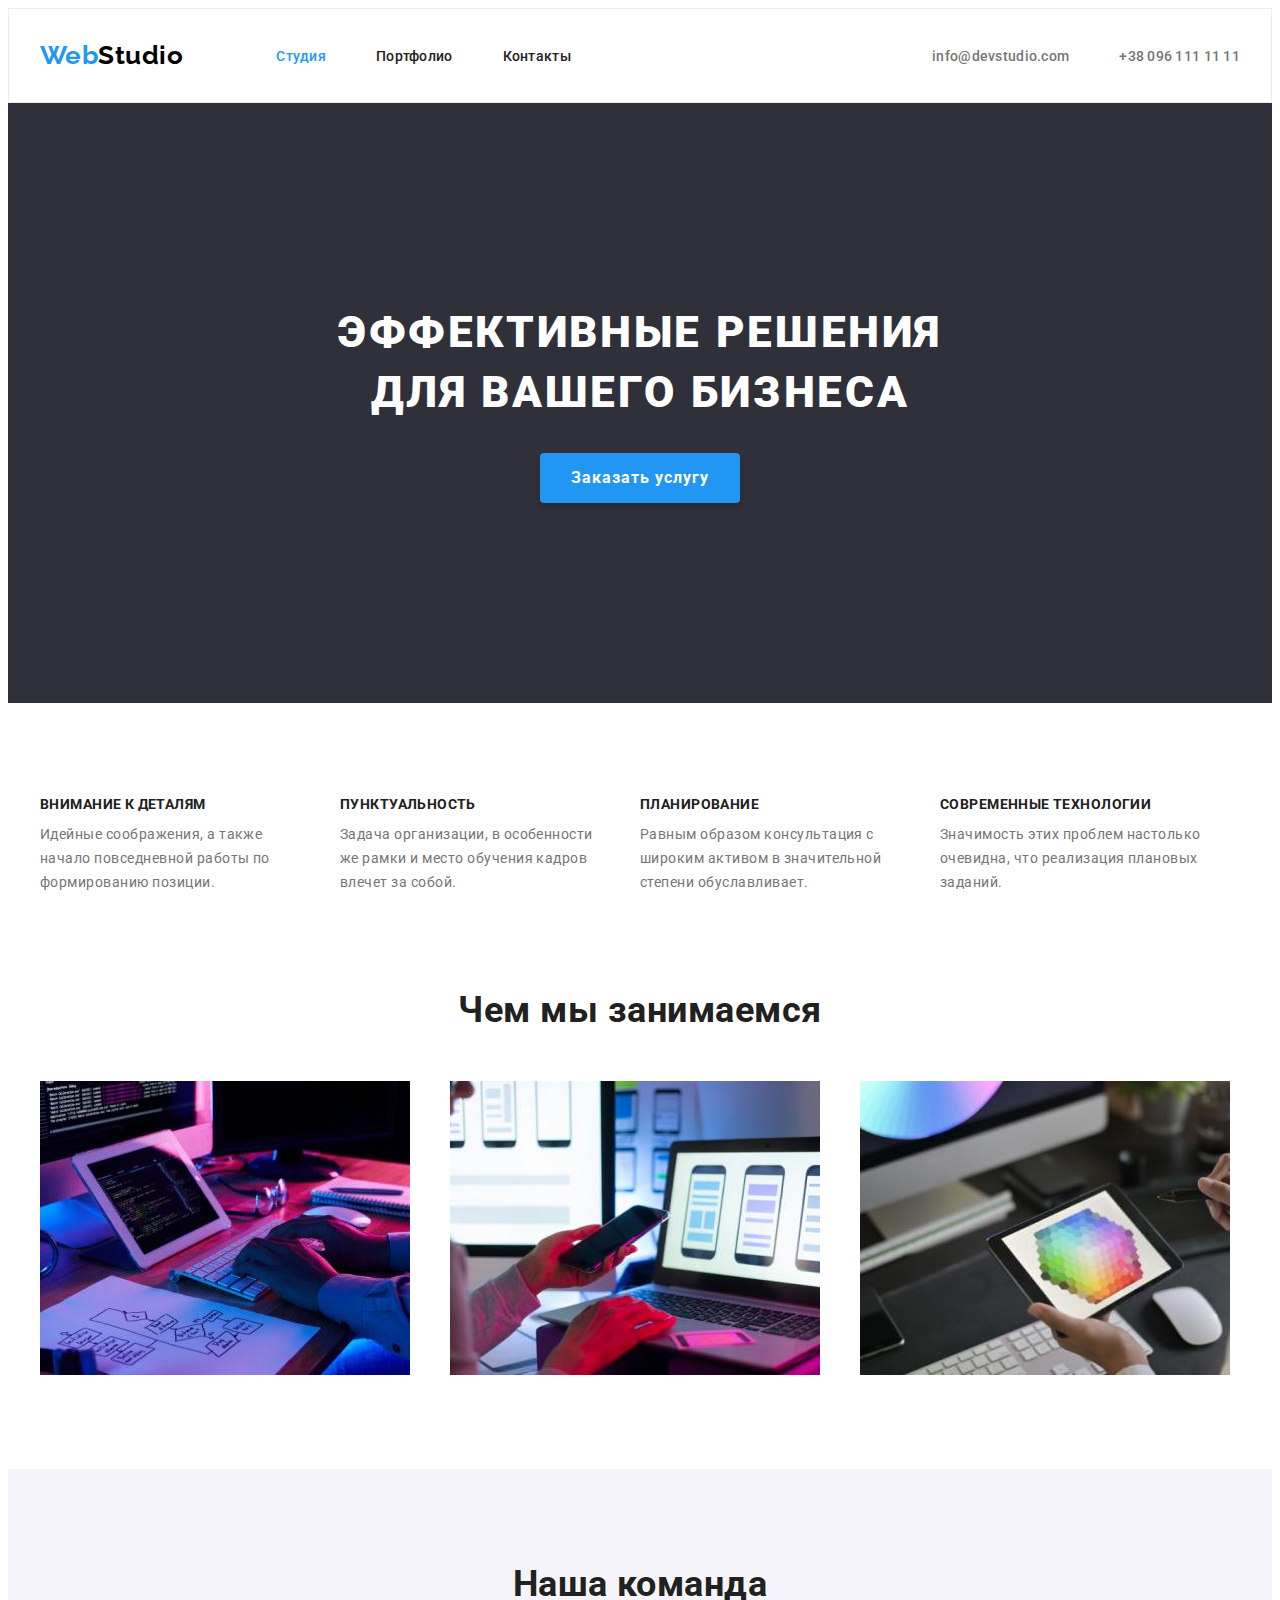
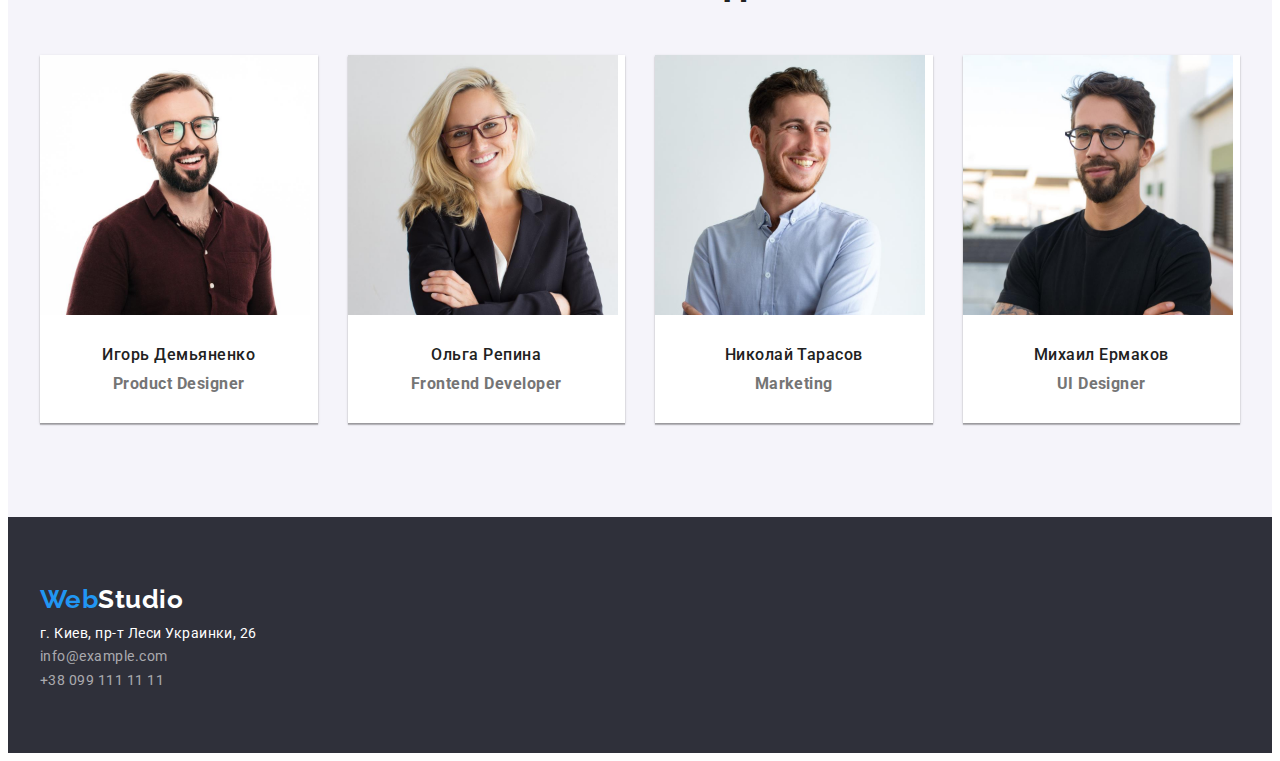
<file: index.html>
<!DOCTYPE html>
<html lang="ru">
  <head>
    <meta charset="UTF-8" />
    <meta http-equiv="X-UA-Compatible" content="IE=edge" />
    <meta name="viewport" content="width=device-width, initial-scale=1.0" />
    <title>Главная</title>
    <link rel="preconnect" href="https://fonts.googleapis.com" />
    <link rel="preconnect" href="https://fonts.gstatic.com" crossorigin />
    <link
      href="https://fonts.googleapis.com/css2?family=Raleway:wght@700&family=Roboto:wght@400;500;700;900&display=swap"
      rel="stylesheet"
    />
    <link
      rel="stylesheet"
      href="https://cdnjs.cloudflare.com/ajax/libs/modern-normalize/1.1.0/modern-normalize.min.css"
      integrity="sha512-wpPYUAdjBVSE4KJnH1VR1HeZfpl1ub8YT/NKx4PuQ5NmX2tKuGu6U/JRp5y+Y8XG2tV+wKQpNHVUX03MfMFn9Q=="
      crossorigin="anonymous"
      referrerpolicy="no-referrer"
    />
    <link rel="stylesheet" href="./styles/styles.css" />
  </head>
  <body>
    <!--Шапка сайта-->
    <header class="header">
      <div class="container header-container">
        <nav class="header-navigation">
          <a href="" class="header-logo web-logo link"
            >Web<span class="header-accent">Studio</span></a
          >
          <ul class="header-list list">
            <li class="header-list-item">
              <a href="./index.html" class="header-link left-link link current"
                >Студия</a
              >
            </li>
            <li class="header-list-item">
              <a href="./portfolio.html" class="header-link left-link link"
                >Портфолио</a
              >
            </li>
            <li class="header-list-item">
              <a href="" class="header-link left-link link">Контакты</a>
            </li>
          </ul>
        </nav>
        <ul class="header-contacts list">
          <li class="header-contacts-item">
            <a
              href="mailto:info@devstudio.com"
              class="header-link right-link link"
              >info@devstudio.com</a
            >
          </li>
          <li class="header-contacts-item">
            <a href="tel:+380961111111" class="header-link right-link link"
              >+38 096 111 11 11</a
            >
          </li>
        </ul>
      </div>
    </header>

    <main>
      <!--Герой-->
      <section class="hero section">
        <div class="container hero-container">
          <h1 class="hero-title">Эффективные решения для вашего бизнеса</h1>
          <button class="hero-btn" type="button">Заказать услугу</button>
        </div>
      </section>

      <!--Особенности-->
      <section class="special section">
        <div class="container special-container">
          <h2 class="visually-hidden">Особенности</h2>
          <ul class="special-list list">
            <li class="special-item">
              <h3 class="special-title">Внимание к деталям</h3>
              <p class="special-text">
                Идейные соображения, а также начало повседневной работы по
                формированию позиции.
              </p>
            </li>

            <li class="special-item">
              <h3 class="special-title">Пунктуальность</h3>
              <p class="special-text">
                Задача организации, в особенности же рамки и место обучения
                кадров влечет за собой.
              </p>
            </li>

            <li class="special-item">
              <h3 class="special-title">Планирование</h3>
              <p class="special-text">
                Равным образом консультация с широким активом в значительной
                степени обуславливает.
              </p>
            </li>

            <li class="special-item">
              <h3 class="special-title">Современные технологии</h3>
              <p class="special-text">
                Значимость этих проблем настолько очевидна, что реализация
                плановых заданий.
              </p>
            </li>
          </ul>
        </div>
      </section>

      <!--Чем мы занимаемся-->
      <section class="job section">
        <div class="container job-container">
          <h2 class="section-title job-title">Чем мы занимаемся</h2>
          <ul class="job-list list">
            <li class="job-item">
              <img src="./images/box1.jpg" alt="пишет код" width="370" />
            </li>
            <li class="job-item">
              <img
                src="./images/box2.jpg"
                alt="работает с ноутбуком и смартфоном"
                width="370"
              />
            </li>
            <li class="job-item">
              <img
                src="./images/box3.jpg"
                alt="выбирает цвет на планшете"
                width="370"
              />
            </li>
          </ul>
        </div>
      </section>

      <!--Наша команда-->
      <section class="team section">
        <div class="container team-container">
          <h2 class="section-title team-title">Наша команда</h2>
          <ul class="team-list list">
            <li class="team-item">
              <img src="./images/img1.jpg" alt="Игорь Демьяненко" width="270" />
              <div class="team-leaders-box">
                <h3 class="team-leaders">Игорь Демьяненко</h3>
                <p class="team-text" lang="en">Product Designer</p>
              </div>
            </li>

            <li class="team-item">
              <img src="./images/img2.jpg" alt="Ольга Репина" width="270" />
              <div class="team-leaders-box">
                <h3 class="team-leaders">Ольга Репина</h3>
                <p class="team-text" lang="en">Frontend Developer</p>
              </div>
            </li>

            <li class="team-item">
              <img src="./images/img3.jpg" alt="Николай Тарасов" width="270" />
              <div class="team-leaders-box">
                <h3 class="team-leaders">Николай Тарасов</h3>
                <p class="team-text" lang="en">Marketing</p>
              </div>
            </li>

            <li class="team-item">
              <img src="./images/img4.jpg" alt="Михаил Ермаков" width="270" />
              <div class="team-leaders-box">
                <h3 class="team-leaders">Михаил Ермаков</h3>
                <p class="team-text" lang="en">UI Designer</p>
              </div>
            </li>
          </ul>
        </div>
      </section>
    </main>

    <!--Футер-->
    <footer class="footer">
      <div class="container footer-container">
        <a href="" class="footer-logo web-logo link"
          >Web<span class="footer-accent">Studio</span></a
        >

        <div class="footer-contacts">
          <address class="contacts">
            <ul class="contacts-list list">
              <li class="contacts-item">
                <a
                  href="https://goo.gl/maps/dqmprRR8itY3YVwMA"
                  class="address-link link"
                  >г. Киев, пр-т Леси Украинки, 26</a
                >
              </li>
              <li class="contacts-item">
                <a
                  href="mailto:info@example.com"
                  class="contacts-link link contacts-bottom"
                  >info@example.com</a
                >
              </li>
              <li class="contacts-item">
                <a href="tel:+380991111111" class="contacts-link link"
                  >+38 099 111 11 11</a
                >
              </li>
            </ul>
          </address>
        </div>
      </div>
    </footer>
  </body>
</html>
</file>
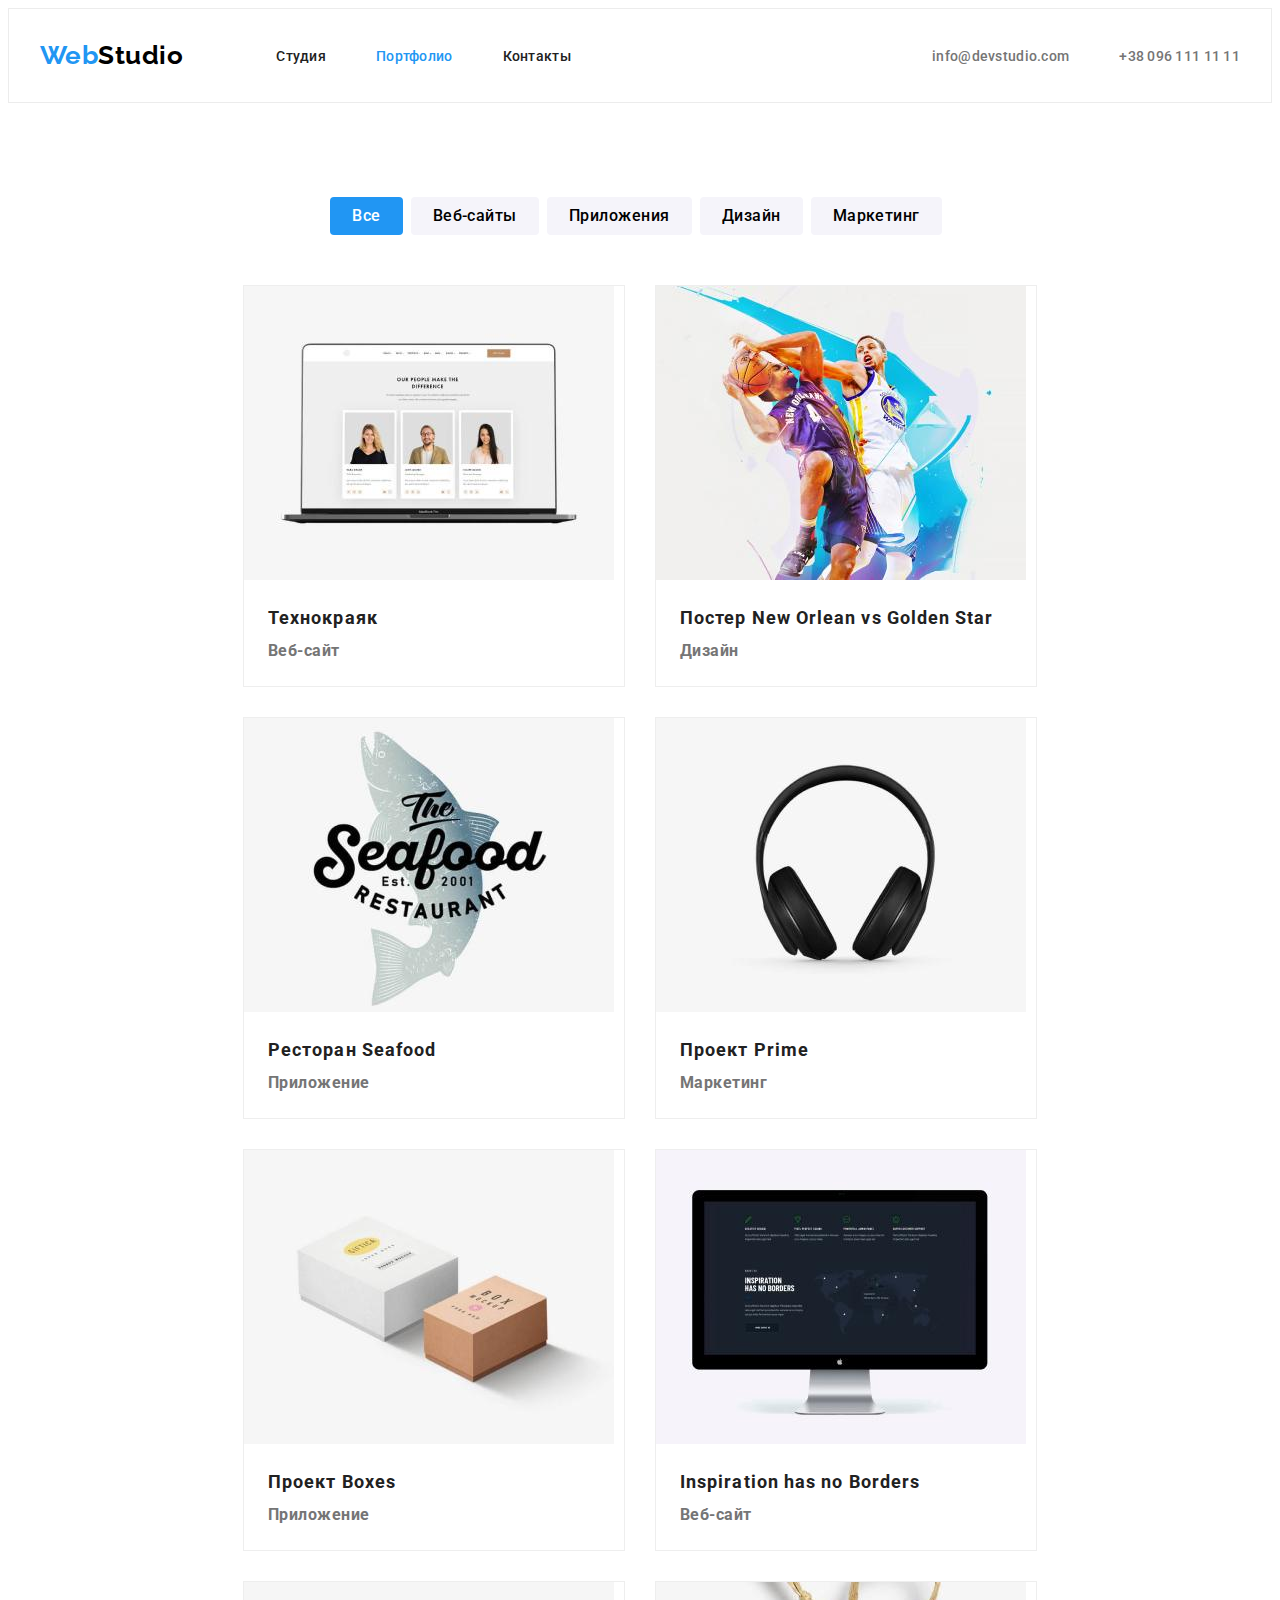
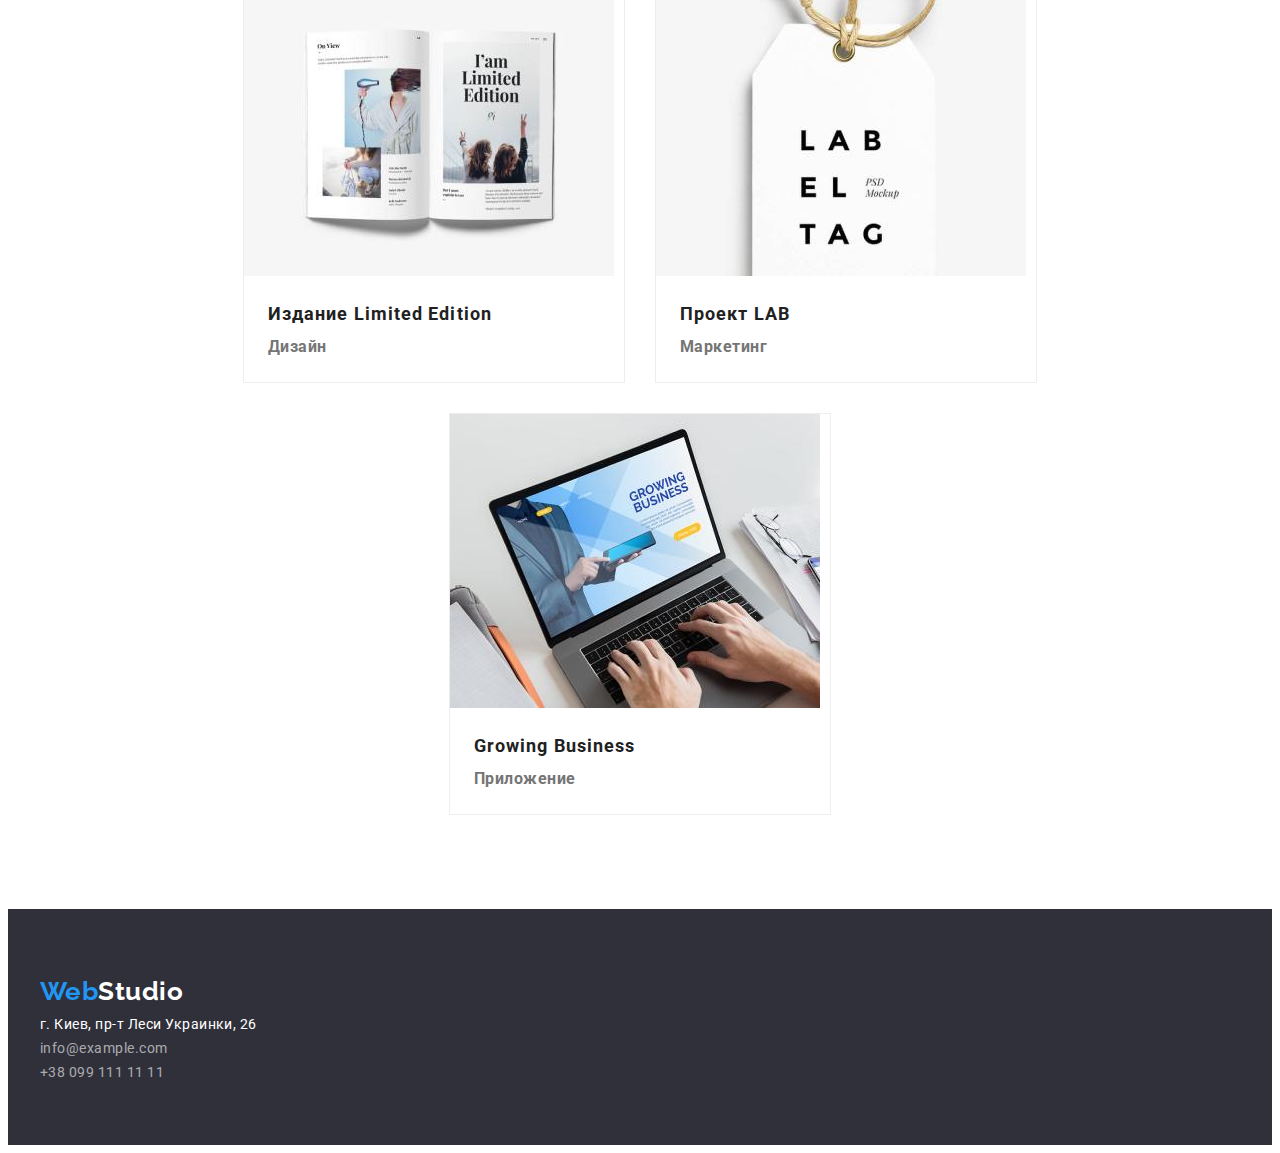
<file: portfolio.html>
<!DOCTYPE html>
<html lang="ru">
  <head>
    <meta charset="UTF-8" />
    <meta http-equiv="X-UA-Compatible" content="IE=edge" />
    <meta name="viewport" content="width=device-width, initial-scale=1.0" />
    <title>Портфолио</title>
    <link rel="preconnect" href="https://fonts.googleapis.com" />
    <link rel="preconnect" href="https://fonts.gstatic.com" crossorigin />
    <link
      href="https://fonts.googleapis.com/css2?family=Raleway:wght@700&family=Roboto:wght@400;500;700;900&display=swap"
      rel="stylesheet"
    />
    <link
      rel="stylesheet"
      href="https://cdnjs.cloudflare.com/ajax/libs/modern-normalize/1.1.0/modern-normalize.min.css"
      integrity="sha512-wpPYUAdjBVSE4KJnH1VR1HeZfpl1ub8YT/NKx4PuQ5NmX2tKuGu6U/JRp5y+Y8XG2tV+wKQpNHVUX03MfMFn9Q=="
      crossorigin="anonymous"
      referrerpolicy="no-referrer"
    />
    <link rel="stylesheet" href="./styles/styles.css" />
  </head>
  <body>
    <!--Шапка сайта-->
    <header class="header">
      <div class="container header-container">
        <nav class="header-navigation">
          <a href="" class="header-logo web-logo link"
            >Web<span class="header-accent">Studio</span></a
          >
          <ul class="header-list list">
            <li class="header-list-item">
              <a href="./index.html" class="header-link left-link link"
                >Студия</a
              >
            </li>
            <li class="header-list-item">
              <a
                href="./portfolio.html"
                class="header-link left-link link current"
                >Портфолио</a
              >
            </li>
            <li class="header-list-item">
              <a href="" class="header-link left-link link">Контакты</a>
            </li>
          </ul>
        </nav>
        <ul class="header-contacts list">
          <li class="header-contacts-item">
            <a
              href="mailto:info@devstudio.com"
              class="header-link right-link link"
              >info@devstudio.com</a
            >
          </li>
          <li class="header-contacts-item">
            <a href="tel:+380961111111" class="header-link right-link link"
              >+38 096 111 11 11</a
            >
          </li>
        </ul>
      </div>
    </header>

    <main>
      <!-- Портфолио -->
      <section class="portfolio section">
        <div class="container portfolio-container">
          <h1 hidden>Портфолио</h1>
          <ul class="portfolio-list list">
            <li class="portfolio-item">
              <button type="button" class="portfolio-btn btn current">
                Все
              </button>
            </li>
            <li class="portfolio-item">
              <button type="button" class="portfolio-btn btn">Веб-сайты</button>
            </li>
            <li class="portfolio-item">
              <button type="button" class="portfolio-btn btn">
                Приложения
              </button>
            </li>
            <li class="portfolio-item">
              <button type="button" class="portfolio-btn btn">Дизайн</button>
            </li>
            <li class="portfolio-item">
              <button type="button" class="portfolio-btn btn">Маркетинг</button>
            </li>
          </ul>

          <ul class="portfolio-cards-list list">
            <li class="portfolio-icon">
              <img
                src="./images/portfolio-1.jpg"
                alt="Веб-сайт Технокраяк"
                width="370"
              />
              <div class="portfolio-box">
                <h2 class="cards-title">Технокраяк</h2>
                <p class="cards-text">Веб-сайт</p>
              </div>
            </li>
            <li class="portfolio-icon">
              <img
                src="./images/portfolio-2.jpg"
                alt="Борьба за мяч двух баскетболистов"
                width="370"
              />
              <div class="portfolio-box">
                <h2 class="cards-title">
                  Постер <span lang="en">New Orlean vs Golden Star</span>
                </h2>
                <p class="cards-text">Дизайн</p>
              </div>
            </li>
            <li class="portfolio-icon">
              <img
                src="./images/portfolio-3.jpg"
                alt="Лого приложения"
                width="370"
              />
              <div class="portfolio-box">
                <h2 class="cards-title">
                  Ресторан <span lang="en">Seafood</span>
                </h2>
                <p class="cards-text">Приложение</p>
              </div>
            </li>
            <li class="portfolio-icon">
              <img
                src="./images/portfolio-4.jpg"
                alt="Наушники полноразмерные"
                width="370"
              />
              <div class="portfolio-box">
                <h2 class="cards-title">Проект <span lang="en">Prime</span></h2>
                <p class="cards-text">Маркетинг</p>
              </div>
            </li>
            <li class="portfolio-icon">
              <img src="./images/portfolio-5.jpg" alt="Коробочки" width="370" />
              <div class="portfolio-box">
                <h2 class="cards-title">Проект <span lang="en">Boxes</span></h2>
                <p class="cards-text">Приложение</p>
              </div>
            </li>
            <li class="portfolio-icon">
              <img
                src="./images/portfolio-6.jpg"
                alt="Веб-сайт на мониторе"
                width="370"
              />
              <div class="portfolio-box">
                <h2 class="cards-title" lang="en">
                  Inspiration has no Borders
                </h2>
                <p class="cards-text">Веб-сайт</p>
              </div>
            </li>
            <li class="portfolio-icon">
              <img src="./images/portfolio-7.jpg" alt="Журнал" width="370" />
              <div class="portfolio-box">
                <h2 class="cards-title">
                  Издание <span lang="en">Limited Edition</span>
                </h2>
                <p class="cards-text">Дизайн</p>
              </div>
            </li>
            <li class="portfolio-icon">
              <img src="./images/portfolio-8.jpg" alt="Брелок" width="370" />
              <div class="portfolio-box">
                <h2 class="cards-title">Проект <span lang="en">LAB</span></h2>
                <p class="cards-text">Маркетинг</p>
              </div>
            </li>
            <li class="portfolio-icon">
              <img
                src="./images/portfolio-9.jpg"
                alt="Открытое приложение на ноутбуке"
                width="370"
              />
              <div class="portfolio-box">
                <h2 class="cards-title" lang="en">Growing Business</h2>
                <p class="cards-text">Приложение</p>
              </div>
            </li>
          </ul>
        </div>
      </section>
    </main>

    <!--Футер-->
    <footer class="footer">
      <div class="container footer-container">
        <a href="" class="footer-logo web-logo link"
          >Web<span class="footer-accent">Studio</span></a
        >

        <div class="footer-contacts">
          <address class="contacts">
            <ul class="contacts-list list">
              <li class="contacts-item">
                <a
                  href="https://goo.gl/maps/dqmprRR8itY3YVwMA"
                  class="address-link link"
                  >г. Киев, пр-т Леси Украинки, 26</a
                >
              </li>
              <li class="contacts-item">
                <a
                  href="mailto:info@example.com"
                  class="contacts-link link contacts-bottom"
                  >info@example.com</a
                >
              </li>
              <li class="contacts-item">
                <a href="tel:+380991111111" class="contacts-link link"
                  >+38 099 111 11 11</a
                >
              </li>
            </ul>
          </address>
        </div>
      </div>
    </footer>
  </body>
</html>
</file>
<file: styles/styles.css>
:root {
  --secondary-title-color: #ffffff;
  --secondary-text-color: #757575;
  --accent-color: #2196f3;
}

p,
h1,
h2,
h3,
h4,
h5,
h6 {
  margin: 0;
}

ul {
  margin: 0;
  padding-left: 0;
}

img {
  display: block;
  max-width: 100%;
  height: auto;
}

body {
  color: #212121;
  background-color: #ffffff;
  font-family: "Roboto", sans-serif;
  font-style: normal;
  letter-spacing: 0.03em;
  font-weight: 700;
}

.web-logo {
  font-family: Raleway;
  font-size: 26px;
  line-height: 1.71;
  color: var(--accent-color);
}

.link {
  text-decoration: none;
}

.list {
  list-style: none;
}

.section {
  padding-top: 94px;
  padding-bottom: 94px;
}

.section-title {
  font-size: 36px;
  line-height: 1.17;
  text-align: center;
  margin-bottom: 50px;
}

.container {
  width: 1200px;
  margin: 0 auto;
  padding: 0 15px;
}

.btn {
  font-family: Roboto;
  font-style: normal;
  font-weight: 500;
  font-size: 16px;
  line-height: 1.62;
  text-align: center;
  letter-spacing: 0.03em;
  background-color: #f5f4fa;
  border-radius: 4px;
  cursor: pointer;
  border: none;
}

.btn:hover,
.btn:focus {
  color: #ffffff;
  background-color: var(--accent-color);
}

/* HEADER */

.header {
  border: 1px solid rgba(236, 236, 236, 1);
}

.header-container {
  display: flex;
  align-items: center;
}

.header-navigation {
  display: flex;
  align-items: center;
}

.header-logo {
  padding-top: 24px;
  padding-bottom: 25px;
  margin-right: 93px;
}

.header-accent {
  color: #000000;
}

.header-list {
  display: flex;
}

.header-list-item:not(:last-child) {
  margin-right: 50px;
}

.header-link {
  font-weight: 500;
  font-size: 14px;
  line-height: 1.14;
  letter-spacing: 0.02em;
  padding-top: 32px;
  padding-bottom: 32px;
}

.header-link:hover,
.header-link:focus {
  color: var(--accent-color);
}

.header-list .header-link.current {
  color: var(--accent-color);
}

.left-link {
  color: inherit;
}

.header-contacts {
  display: flex;
  margin-left: auto;
  align-items: center;
}

.header-contacts-item:not(:last-child) {
  margin-right: 50px;
}

.right-link {
  color: var(--secondary-text-color);
}

/* -----------HERO------------ */
.hero {
  padding-top: 200px;
  padding-bottom: 200px;
}

.hero-container {
  align-items: center;
}

.hero {
  background-color: #2f303a;
  align-items: center;
  text-align: center;
}
.hero-title {
  width: 696px;
  padding-bottom: 30px;
  margin: 0 auto;
  align-items: center;
  font-weight: 900;
  font-size: 44px;
  line-height: 1.36;
  text-align: center;
  letter-spacing: 0.06em;
  text-transform: uppercase;
  color: var(--secondary-title-color);
}

.hero-btn {
  width: 200px;
  padding-top: 10px;
  padding-bottom: 10px;
  padding-right: 31px;
  padding-left: 31px;
  font-family: Roboto;
  font-style: normal;
  font-weight: 700;
  font-size: 16px;
  line-height: 1.87;
  align-items: center;
  text-align: center;
  letter-spacing: 0.06em;
  color: #ffffff;
  border: 1px solid #000000;
  background-color: #2196f3;
  border: none;
  cursor: pointer;
  box-shadow: 0px 4px 4px rgba(0, 0, 0, 0.15);
  border-radius: 4px;
}

.hero .hero-btn:hover,
.hero .hero-btn:focus {
  background-color: #188ce8;
}

/* ------------SPECIAL--------------- */

.special {
  padding-bottom: 47px;
}

.special-container {
  align-items: center;
}

.visually-hidden {
  position: absolute;
  width: 1px;
  height: 1px;
  margin: -1px;
  padding: 0;
  overflow: hidden;
  border: 0;
  clip: rect(0 0 0 0);
}

.special-list {
  display: flex;
}

.special-item {
  width: 270px;
}

.special-item:not(:last-child) {
  margin-right: 30px;
  width: 270px;
}

.special-title {
  font-size: 14px;
  line-height: 1.14;
  letter-spacing: 0.03em;
  text-transform: uppercase;
  margin-bottom: 10px;
}

.special-text {
  font-weight: 400;
  font-size: 14px;
  line-height: 1.71;
  color: var(--secondary-text-color);
}

/* --------------JOB---------------- */

.job {
  padding-top: 47px;
}

.job-list {
  display: flex;
  flex-wrap: wrap;
  margin-left: -30px;
}

.job-item {
  flex-basis: calc(100% / 3 - 30px);
  margin-left: 30px;
}

/* ----------TEAM------------- */

.team {
  background-color: #f5f4fa;
}

.team-container {
  align-items: center;
}

.team-list {
  display: flex;
  flex-wrap: wrap;
  margin-left: -30px;
}

.team-item {
  flex-basis: calc(100% / 4 - 30px);
  margin-left: 30px;
  background: #ffffff;
  box-shadow: 0px 1px 3px rgba(0, 0, 0, 0.12), 0px 1px 1px rgba(0, 0, 0, 0.14),
    0px 2px 1px rgba(0, 0, 0, 0.2);
}

.team-leaders-box {
  padding: 30px 59px;
}

.team-leaders {
  font-weight: 500;
  font-size: 16px;
  line-height: 1.19;
  text-align: center;
  margin-bottom: 10px;
}

.team-text {
  font-size: 16px;
  line-height: 1.19;
  text-align: center;
  color: var(--secondary-text-color);
}

/* ---------PORTFOLIO */

.portfolio-container {
}

.portfolio-list {
  display: flex;
  justify-content: center;
  padding-bottom: 50px;
}

.portfolio-item {
  margin-right: 8px;
}

.portfolio-btn {
  padding: 6px 22px;
}

.portfolio-btn.current {
  color: #ffffff;
  background-color: var(--accent-color);
}

.portfolio-cards-list {
  display: flex;
  flex-wrap: wrap;
  justify-content: center;
  margin-left: -30px;
  margin-top: -30px;
}

.portfolio-icon {
  flex-basis: calc(100% / 3 - 30px);
  margin-left: 30px;
  margin-top: 30px;
  border: 1px solid rgba(238, 238, 238, 1);
}

.portfolio-box {
  padding: 20px 24px;
}

.cards-title {
  font-size: 18px;
  line-height: 2;
  letter-spacing: 0.06em;
}

.cards-text {
  font-size: 16px;
  line-height: 1.87;
  letter-spacing: 0.03em;
  color: var(--secondary-text-color);
}
/* FOOTER */

.footer {
  background-color: #2f303a;
}

.footer-container {
  align-items: center;
  padding-bottom: 60px;
  padding-top: 60px;
}

.footer-logo {
  margin-bottom: 20px;
}

.footer-accent {
  color: #ffffff;
}

.footer-contacts {
  align-items: center;
}
.address-link {
  margin-bottom: 9px;
  font-style: normal;
  font-weight: 400;
  font-size: 14px;
  line-height: 1.71;
  color: #ffffff;
}

.contacts-link {
  font-style: normal;
  font-weight: 400;
  font-size: 14px;
  line-height: 1.71;
  color: rgba(255, 255, 255, 0.6);
}

.contacts-bottom {
  margin-bottom: 9px;
}

.address-link:hover,
.address-link:focus {
  color: var(--accent-color);
}

.contacts-link:hover,
.contacts-link:focus {
  color: var(--accent-color);
}
</file>
